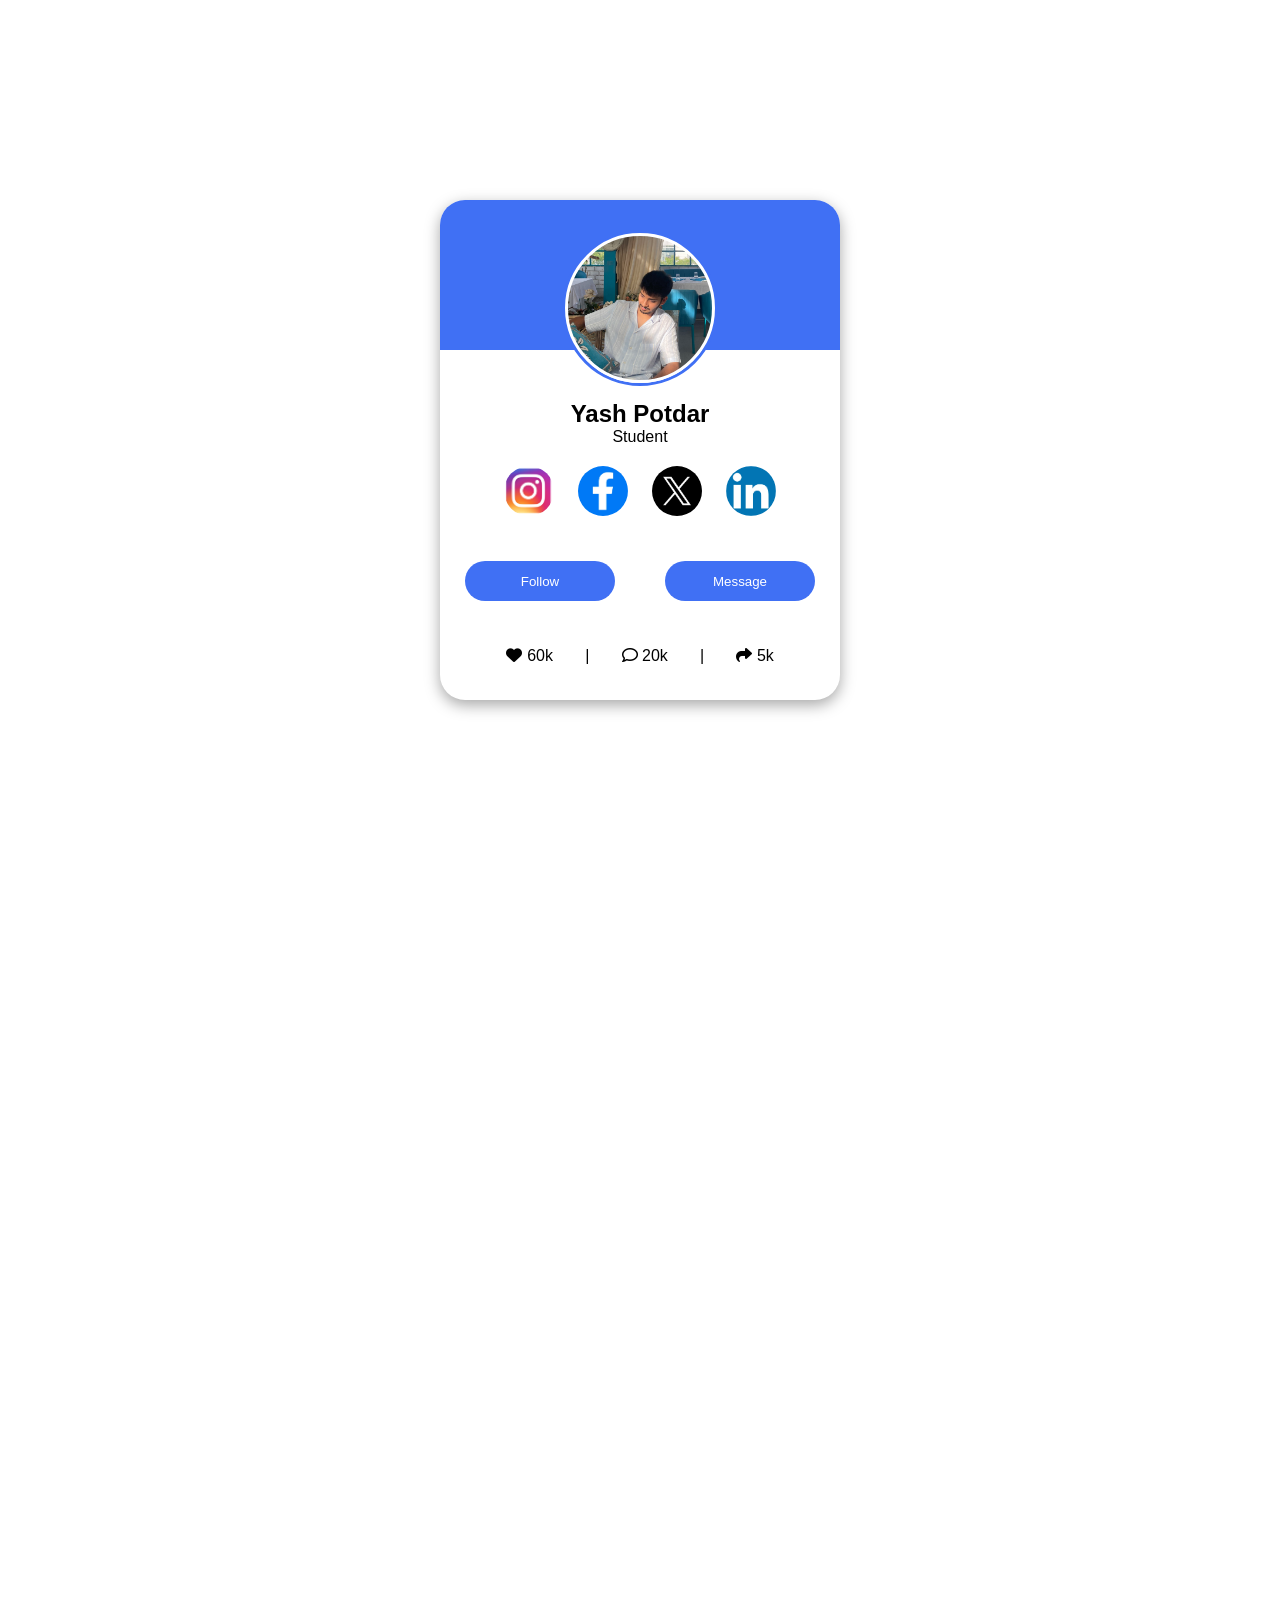
<file: index.html>
<!DOCTYPE html>
<html lang="en">
<head>
    <meta charset="UTF-8">
    <meta name="viewport" content="width=device-width, initial-scale=1.0">
    <link rel="stylesheet" href="style.css">
    <title>Profile card</title>
    <link rel="stylesheet" href="https://cdnjs.cloudflare.com/ajax/libs/font-awesome/6.6.0/css/all.min.css" integrity="sha512-Kc323vGBEqzTmouAECnVceyQqyqdsSiqLQISBL29aUW4U/M7pSPA/gEUZQqv1cwx4OnYxTxve5UMg5GT6L4JJg==" crossorigin="anonymous" referrerpolicy="no-referrer" />
</head>
<body>
    <div class="container">
        <div class="blue">
            
        </div>
        <div class="pic">
            <div class="inpic">

            </div>
        </div>
        <div class="white">
            <div class="name">
                <h2>Yash Potdar</h2>
            </div>
            <div class="job"><p>Student</p></div>
            <div class="socials">
                <a href="https://www.instagram.com/yashpotdarr"><div class="insta"></div></a>
                <a href="#"><div class="facebook"></div></a>
                <a href="#"><div class="twitter"></div></a>
                <a href="https://www.linkedin.com/in/yash-potdar-14713b318"><div class="linkedin"></div></a>
            </div>
            <div class="btn">
                <div class="follow">
                    <button type="button"> Follow </button>
                </div>
                <div class="message">
                    <button type="button"> Message </button>
                </div>
            </div>
            <div class="reviews">
                <div class="like">
                    <i class="fa-sharp fa-solid fa-heart"></i>60k
                </div>
                <div class="slash">|</div>
                <div class="comment">
                    <i class="fa-regular fa-comment"></i> 20k
                </div>
                <div class="slash">|</div>
                <div class="share">
                    <i class="fa-solid fa-share"></i> 5k
                </div>
        </div>
    </div>
</body>
</html>
</file>
<file: style.css>
*{
    margin: 0px;
    padding: 0px;
    font-family: "poppins", sans-serif;
    
}

body{
    height: 100vh;
    display: flex;
    justify-content: center;
    align-items: center;
}

.container{
    display: flex;
    justify-content: center;
    flex-wrap: wrap;
    height: 500px;
    width: 400px;
    box-shadow: 0 5px 15px rgba(0, 0, 0, 0.35);
    border-radius: 25px;
}

.blue{
    height: 150px;
    width: 100%;
    background-color: #4070f4;
    border-radius: 25px;
    border-bottom-right-radius: 0px ;
    border-bottom-left-radius: 0px ;
}

.pic{
    position: absolute;
    margin-top: 30px;
    height: 150px;
    width: 150px;
    border: 3px solid #4070f4;
    border-radius: 50%;
}

.inpic{
    height: 144px;
    width: 144px;
    border: 3px solid white;
    border-radius: 50%;
    background-image: url("Images/IMG_4095\ 2.jpg");
    background-size: cover;
}

.white{
    display: flex;
    align-items: center;
    margin-top: 50px;
    flex-direction: column;
    height: 3000px;
    width: 100%;
    flex-wrap: wrap;
}

.socials{
    display: flex;
    flex-direction: row;
    align-items: center;
    height: 50px;
    width: 80%;
    
    margin: 20px 0px 20px 0px;
    justify-content: space-evenly;
}

.insta{
    height: 50px;
    width: 50px;
    
    border-radius: 50%;
    background-image: url("Images/insta.webp");
    background-size: cover;
}

.facebook{
    height: 50px;
    width: 50px;
    
    border-radius: 50%;
    background-image: url("Images/fb.webp");
    background-size: cover;
}

.twitter{
    height: 50px;
    width: 50px;
    border-radius: 50%;
    background-image: url("Images/X.webp");
    background-size: cover;
}

.linkedin{
    height: 50px;
    width: 50px;
    border-radius: 50%;
    background-image: url("Images/in.webp");
    background-size: cover;
}

.btn{
    display: flex;
    margin-top: 25px;
    justify-content: space-around;
    align-items: center;
    width: 100%;
    height: 40px;
    
}

button{
    height: 40px;
    width: 150px;
    border: none;
    border-radius: 20px;
    background-color: #4070f4;
    color: white;
}

.reviews{
    margin-top: 40px;
    height: 30px;
    width: 300px;
    display: flex;
    justify-content: space-around;
    align-items: center;
    flex-wrap: nowrap;
}

.like i{
    margin-right: 5px;
}
</file>
<file: profile.css>
*{
    margin: 0px;
    padding: 0px;
    font-family: "poppins", sans-serif;
    
}

body{
    height: 100vh;
    display: flex;
    justify-content: center;
    align-items: center;
}

.container{
    display: flex;
    justify-content: center;
    flex-wrap: wrap;
    height: 500px;
    width: 400px;
    box-shadow: 0 5px 15px rgba(0, 0, 0, 0.35);
    border-radius: 25px;
}

.blue{
    height: 150px;
    width: 100%;
    background-color: #4070f4;
    border-radius: 25px;
    border-bottom-right-radius: 0px ;
    border-bottom-left-radius: 0px ;
}

.pic{
    position: absolute;
    margin-top: 30px;
    height: 150px;
    width: 150px;
    border: 3px solid #4070f4;
    border-radius: 50%;
}

.inpic{
    height: 144px;
    width: 144px;
    border: 3px solid white;
    border-radius: 50%;
    background-image: url("Images/IMG_4095\ 2.jpg");
    background-size: cover;
}

.white{
    display: flex;
    align-items: center;
    margin-top: 50px;
    flex-direction: column;
    height: 3000px;
    width: 100%;
    flex-wrap: wrap;
}

.socials{
    display: flex;
    flex-direction: row;
    align-items: center;
    height: 50px;
    width: 80%;
    
    margin: 20px 0px 20px 0px;
    justify-content: space-evenly;
}

.insta{
    height: 50px;
    width: 50px;
    
    border-radius: 50%;
    background-image: url("Images/insta.webp");
    background-size: cover;
}

.facebook{
    height: 50px;
    width: 50px;
    
    border-radius: 50%;
    background-image: url("Images/fb.webp");
    background-size: cover;
}

.twitter{
    height: 50px;
    width: 50px;
    border-radius: 50%;
    background-image: url("Images/X.webp");
    background-size: cover;
}

.linkedin{
    height: 50px;
    width: 50px;
    border-radius: 50%;
    background-image: url("Images/in.webp");
    background-size: cover;
}

.btn{
    display: flex;
    margin-top: 25px;
    justify-content: space-around;
    align-items: center;
    width: 100%;
    height: 40px;
    
}

button{
    height: 40px;
    width: 150px;
    border: none;
    border-radius: 20px;
    background-color: #4070f4;
    color: white;
}

.reviews{
    margin-top: 40px;
    height: 30px;
    width: 300px;
    display: flex;
    justify-content: space-around;
    align-items: center;
    flex-wrap: nowrap;
}

.like i{
    margin-right: 5px;
}
</file>
